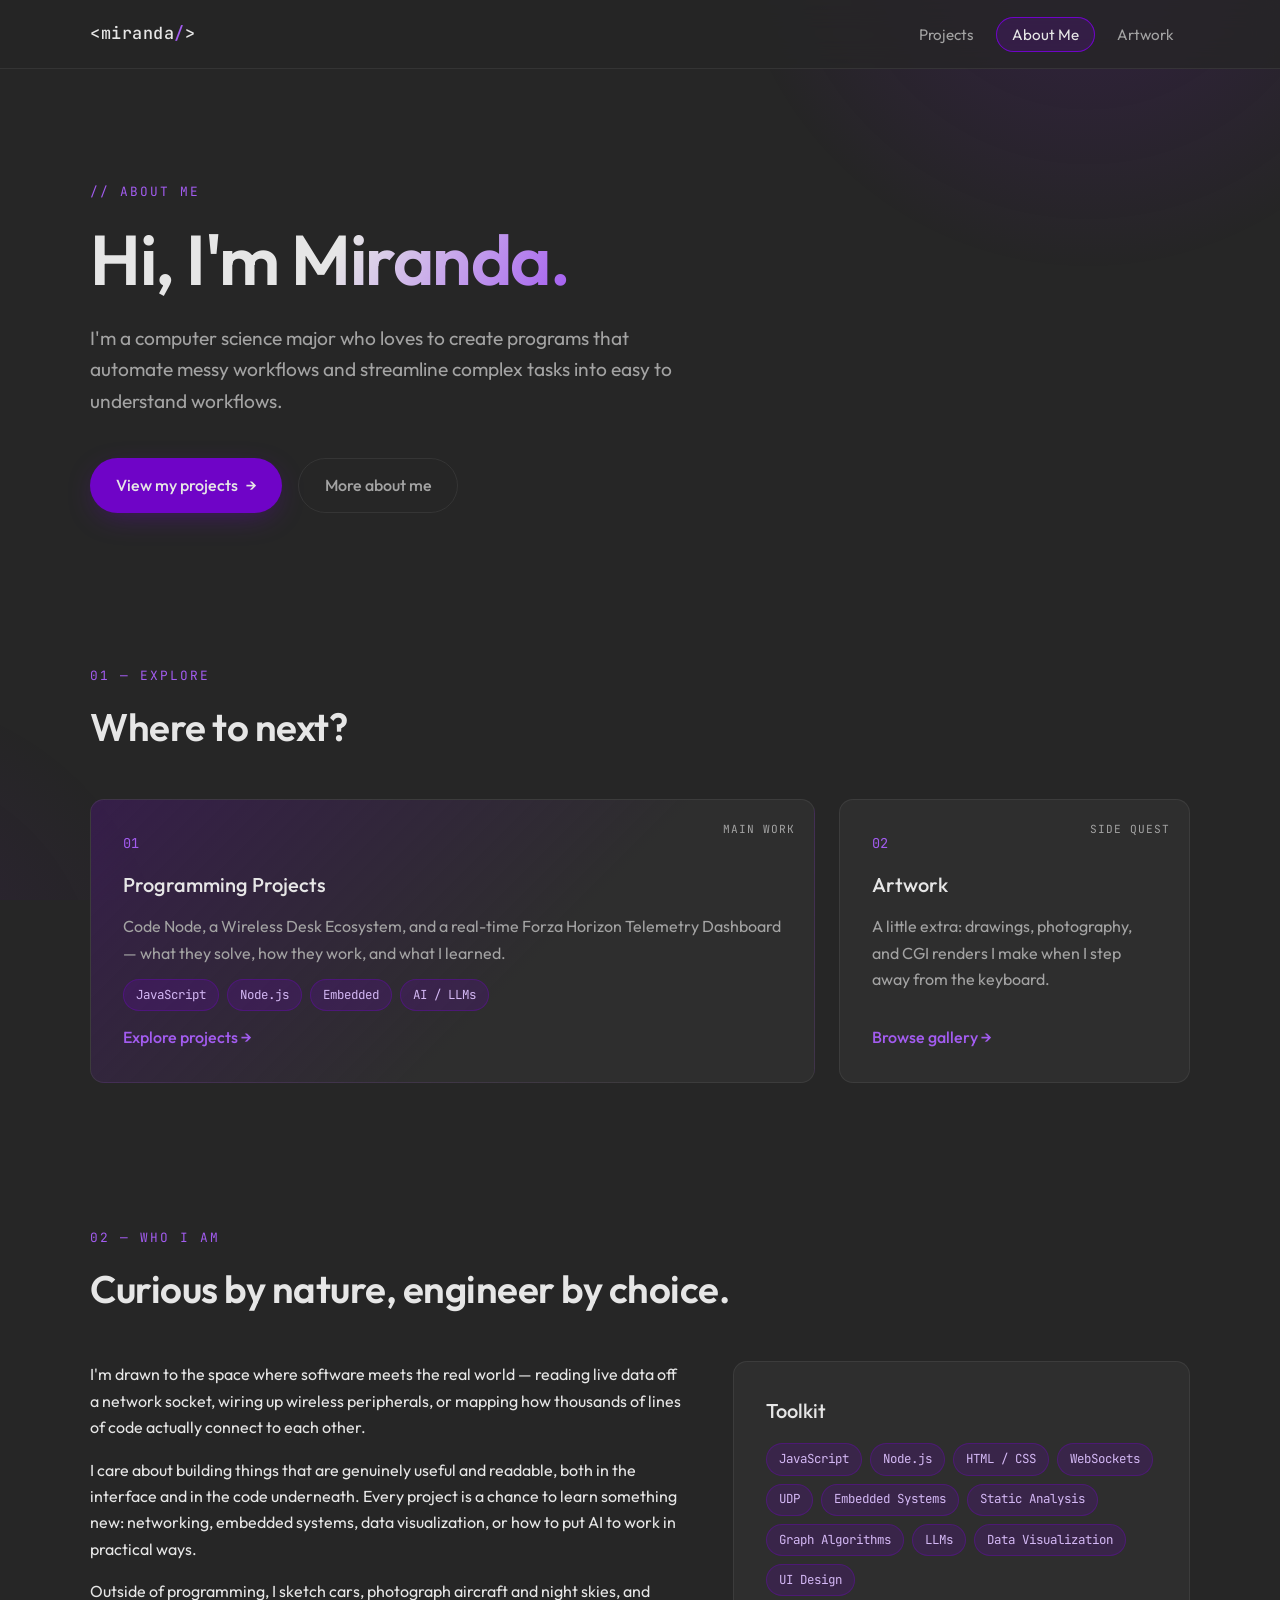
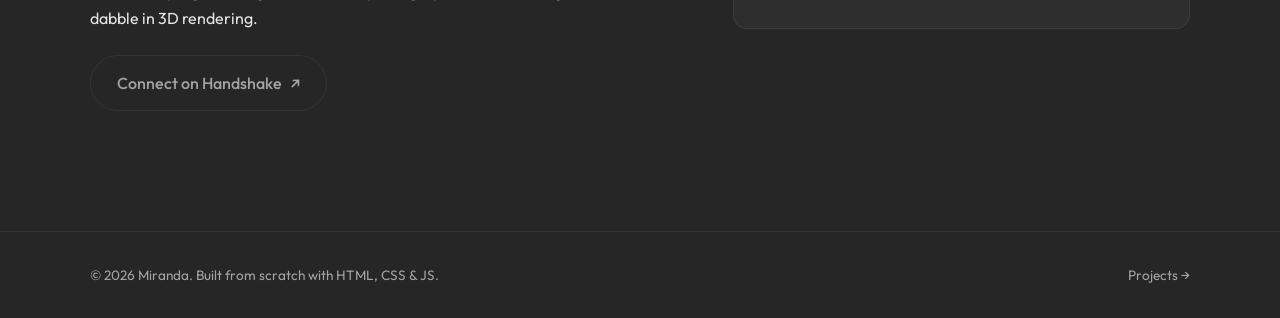
<file: WebsteImplementation/index.html>
<!DOCTYPE html>
<html lang="en">
<head>
    <meta charset="UTF-8">
    <meta name="viewport" content="width=device-width, initial-scale=1.0">
    <title>About Me — Miranda | Computer Science Portfolio</title>
    <meta name="description" content="Miranda's portfolio — computer science student and developer building software, embedded systems, and real-time data tools.">
    <link rel="stylesheet" href="css/style.css">
</head>
<body>
    <header class="navbar"><nav aria-label="Main navigation">
        <div class="container nav-inner">
            <a href="index.html" class="logo" id="nav-logo">&lt;miranda<span>/</span>&gt;</a>
            <ul class="nav-links">
                <li><a href="Pages/projects.html" id="nav-projects">Projects</a></li>
                <li><a href="index.html" class="active" id="nav-about">About Me</a></li>
                <li><a href="Pages/artwork.html" id="nav-artwork">Artwork</a></li>
            </ul>
        </div>
    </nav></header>

    <main class="container">
        <header class="hero reveal">
            <span class="eyebrow">// about me</span>
            <h1>Hi, I'm <span class="gradient-text">Miranda.</span></h1>
            <p class="lead">I'm a computer science major who loves to create programs that automate messy workflows and streamline complex tasks into easy to understand workflows.</p>
            <div class="hero-actions">
                <a href="Pages/projects.html" class="btn btn-primary" id="hero-projects-btn">View my projects <span class="arrow">→</span></a>
                <a href="#about" class="btn btn-ghost" id="hero-about-btn">More about me</a>
            </div>
        </header>

        <section class="section" id="explore">
            <div class="section-head reveal">
                <span class="eyebrow">01 — explore</span>
                <h2>Where to next?</h2>
            </div>
            <div class="grid-3">
                <a href="Pages/projects.html" class="card explore-card featured reveal" id="explore-projects">
                    <span class="badge">Main work</span>
                    <span class="num">01</span>
                    <h3>Programming Projects</h3>
                    <p class="muted">Code Node, a Wireless Desk Ecosystem, and a real-time Forza Horizon Telemetry Dashboard — what they solve, how they work, and what I learned.</p>
                    <div class="tags"><span class="tag">JavaScript</span><span class="tag">Node.js</span><span class="tag">Embedded</span><span class="tag">AI / LLMs</span></div>
                    <span class="go">Explore projects <span class="arrow">→</span></span>
                </a>
                <a href="Pages/artwork.html" class="card explore-card reveal" id="explore-artwork">
                    <span class="badge">Side quest</span>
                    <span class="num">02</span>
                    <h3>Artwork</h3>
                    <p class="muted">A little extra: drawings, photography, and CGI renders I make when I step away from the keyboard.</p>
                    <span class="go">Browse gallery <span class="arrow">→</span></span>
                </a>
            </div>
        </section>

        <section class="section" id="about">
            <div class="section-head reveal">
                <span class="eyebrow">02 — who i am</span>
                <h2>Curious by nature, engineer by choice.</h2>
            </div>
            <div class="about-grid">
                <div class="reveal">
                    <p>I'm drawn to the space where software meets the real world — reading live data off a network socket, wiring up wireless peripherals, or mapping how thousands of lines of code actually connect to each other.</p>
                    <p>I care about building things that are genuinely useful and readable, both in the interface and in the code underneath. Every project is a chance to learn something new: networking, embedded systems, data visualization, or how to put AI to work in practical ways.</p>
                    <p>Outside of programming, I sketch cars, photograph aircraft and night skies, and dabble in 3D rendering.</p>
                    <a href="https://app.joinhandshake.com/profiles/huf8pj" target="_blank" rel="noopener" class="btn btn-ghost" id="handshake-link" style="margin-top:1.5rem">Connect on Handshake <span class="arrow">↗</span></a>
                </div>
                <div class="card reveal">
                    <h3 style="margin-bottom:1rem">Toolkit</h3>
                    <div class="tags">
                        <span class="tag">JavaScript</span><span class="tag">Node.js</span><span class="tag">HTML / CSS</span>
                        <span class="tag">WebSockets</span><span class="tag">UDP</span><span class="tag">Embedded Systems</span>
                        <span class="tag">Static Analysis</span><span class="tag">Graph Algorithms</span><span class="tag">LLMs</span>
                        <span class="tag">Data Visualization</span><span class="tag">UI Design</span>
                    </div>
                </div>
            </div>
        </section>
    </main>

    <footer class="footer">
        <div class="container">
            <span>&copy; 2026 Miranda. Built from scratch with HTML, CSS &amp; JS.</span>
            <a href="Pages/projects.html">Projects →</a>
        </div>
    </footer>
    <script src="js/script.js"></script>
</body>
</html>
</file>
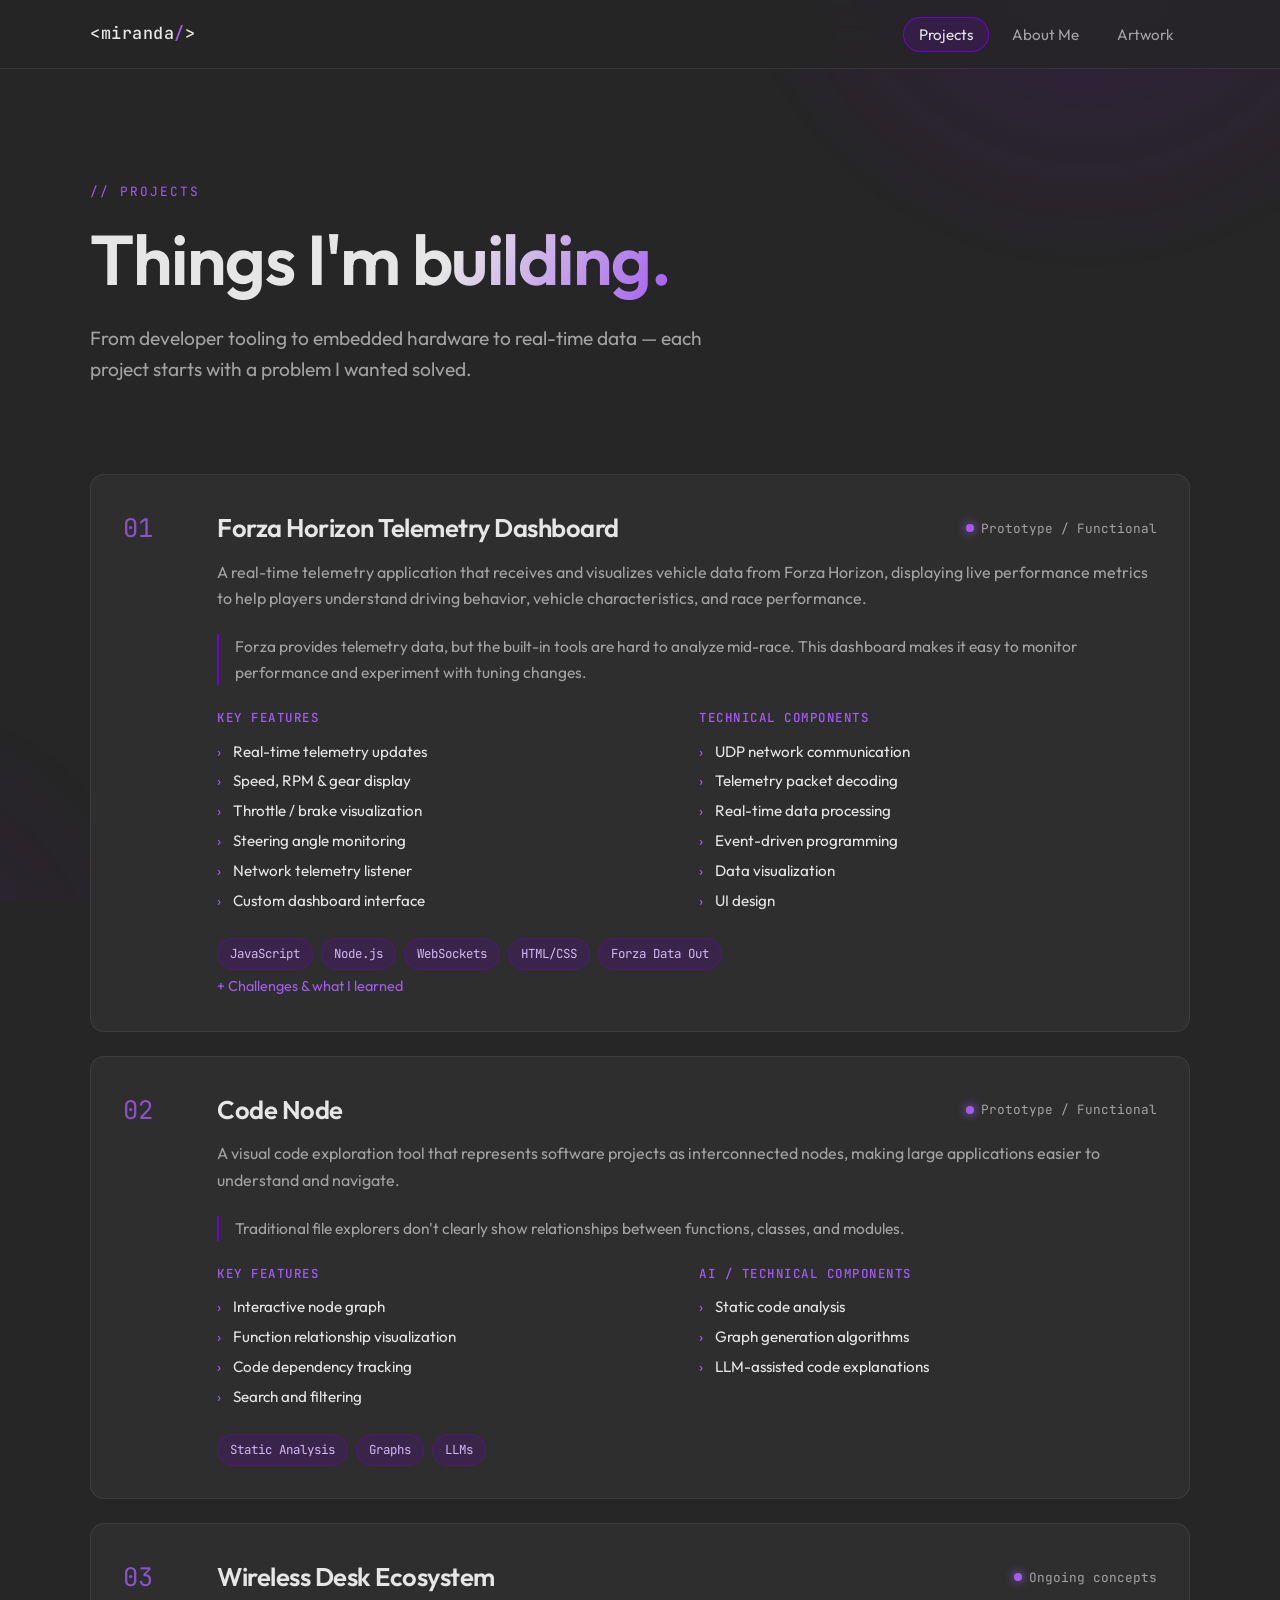
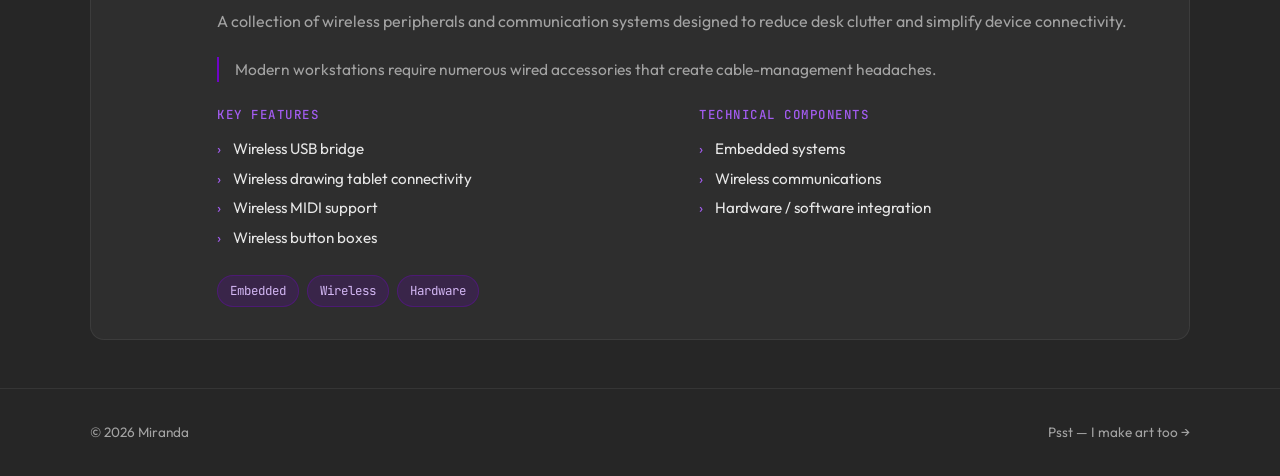
<file: WebsteImplementation/Pages/projects.html>
<!DOCTYPE html>
<html lang="en">
<head>
    <meta charset="UTF-8">
    <meta name="viewport" content="width=device-width, initial-scale=1.0">
    <title>Projects — Miranda | Computer Science Portfolio</title>
    <meta name="description" content="Programming projects by Miranda: Code Node, Wireless Desk Ecosystem, and Forza Horizon Telemetry Dashboard.">
    <link rel="stylesheet" href="../css/style.css">
</head>
<body>
    <header class="navbar"><nav aria-label="Main navigation">
        <div class="container nav-inner">
            <a href="../index.html" class="logo" id="nav-logo">&lt;miranda<span>/</span>&gt;</a>
            <ul class="nav-links">
                <li><a href="projects.html" class="active" id="nav-projects">Projects</a></li>
                <li><a href="../index.html" id="nav-about">About Me</a></li>
                <li><a href="artwork.html" id="nav-artwork">Artwork</a></li>
            </ul>
        </div>
    </nav></header>

    <main class="container">
        <header class="hero reveal" style="padding-bottom:3rem">
            <span class="eyebrow">// projects</span>
            <h1>Things I'm <span class="gradient-text">building.</span></h1>
            <p class="lead">From developer tooling to embedded hardware to real-time data — each project starts with a problem I wanted solved.</p>
        </header>

        <article class="card project reveal" id="project-forza">
            <div class="project-index">01</div>
            <div>
                <div class="project-top">
                    <h2 style="font-size:1.6rem">Forza Horizon Telemetry Dashboard</h2>
                    <span class="status">Prototype / Functional</span>
                </div>
                <p class="overview">A real-time telemetry application that receives and visualizes vehicle data from Forza Horizon, displaying live performance metrics to help players understand driving behavior, vehicle characteristics, and race performance.</p>
                <p class="problem">Forza provides telemetry data, but the built-in tools are hard to analyze mid-race. This dashboard makes it easy to monitor performance and experiment with tuning changes.</p>
                <div class="project-cols">
                    <div><h4>Key Features</h4><ul>
                        <li>Real-time telemetry updates</li><li>Speed, RPM &amp; gear display</li>
                        <li>Throttle / brake visualization</li><li>Steering angle monitoring</li>
                        <li>Network telemetry listener</li><li>Custom dashboard interface</li>
                    </ul></div>
                    <div><h4>Technical Components</h4><ul>
                        <li>UDP network communication</li><li>Telemetry packet decoding</li>
                        <li>Real-time data processing</li><li>Event-driven programming</li>
                        <li>Data visualization</li><li>UI design</li>
                    </ul></div>
                </div>
                <div class="tags"><span class="tag">JavaScript</span><span class="tag">Node.js</span><span class="tag">WebSockets</span><span class="tag">HTML/CSS</span><span class="tag">Forza Data Out</span></div>
                <details class="more">
                    <summary>Challenges &amp; what I learned</summary>
                    <div class="more-body project-cols">
                        <div><h4>Challenges</h4><ul>
                            <li>Decoding telemetry packets correctly</li><li>Maintaining low-latency updates</li>
                            <li>Managing rapidly changing data</li><li>Staying readable during gameplay</li>
                        </ul></div>
                        <div><h4>What I Learned</h4><p class="muted" style="font-size:.95rem">Hands-on experience with networking, real-time data processing, and dashboard design — plus reinforced concepts in event-driven programming and performance optimization.</p></div>
                    </div>
                </details>
            </div>
        </article>

        <article class="card project reveal" id="project-codenode">
            <div class="project-index">02</div>
            <div>
                <div class="project-top">
                    <h2 style="font-size:1.6rem">Code Node</h2>
                    <span class="status">Prototype / Functional</span>
                </div>
                <p class="overview">A visual code exploration tool that represents software projects as interconnected nodes, making large applications easier to understand and navigate.</p>
                <p class="problem">Traditional file explorers don't clearly show relationships between functions, classes, and modules.</p>
                <div class="project-cols">
                    <div><h4>Key Features</h4><ul>
                        <li>Interactive node graph</li><li>Function relationship visualization</li>
                        <li>Code dependency tracking</li><li>Search and filtering</li>
                    </ul></div>
                    <div><h4>AI / Technical Components</h4><ul>
                        <li>Static code analysis</li><li>Graph generation algorithms</li>
                        <li>LLM-assisted code explanations</li>
                    </ul></div>
                </div>
                <div class="tags"><span class="tag">Static Analysis</span><span class="tag">Graphs</span><span class="tag">LLMs</span></div>
            </div>
        </article>

        <article class="card project reveal" id="project-wireless">
            <div class="project-index">03</div>
            <div>
                <div class="project-top">
                    <h2 style="font-size:1.6rem">Wireless Desk Ecosystem</h2>
                    <span class="status">Ongoing concepts</span>
                </div>
                <p class="overview">A collection of wireless peripherals and communication systems designed to reduce desk clutter and simplify device connectivity.</p>
                <p class="problem">Modern workstations require numerous wired accessories that create cable-management headaches.</p>
                <div class="project-cols">
                    <div><h4>Key Features</h4><ul>
                        <li>Wireless USB bridge</li><li>Wireless drawing tablet connectivity</li>
                        <li>Wireless MIDI support</li><li>Wireless button boxes</li>
                    </ul></div>
                    <div><h4>Technical Components</h4><ul>
                        <li>Embedded systems</li><li>Wireless communications</li>
                        <li>Hardware / software integration</li>
                    </ul></div>
                </div>
                <div class="tags"><span class="tag">Embedded</span><span class="tag">Wireless</span><span class="tag">Hardware</span></div>
            </div>
        </article>
    </main>

    <footer class="footer">
        <div class="container">
            <span>&copy; 2026 Miranda</span>
            <a href="artwork.html">Psst — I make art too →</a>
        </div>
    </footer>
    <script src="../js/script.js"></script>
</body>
</html>
</file>
<file: WebsteImplementation/css/style.css>
@import url('https://fonts.googleapis.com/css2?family=Outfit:wght@300;400;500;600;700&family=JetBrains+Mono:wght@400;500&display=swap');

:root {
    --bg: #262626;
    --bg-raised: #2e2e2e;
    --bg-deep: #1f1f1f;
    --accent: #6f04c7;
    --accent-soft: rgba(111, 4, 199, 0.18);
    --accent-glow: rgba(111, 4, 199, 0.45);
    --accent-light: #a35cf0;
    --text: #e6e6e6;
    --text-muted: #a3a3a3;
    --border: rgba(230, 230, 230, 0.08);
    --radius: 14px;
    --font: 'Outfit', system-ui, sans-serif;
    --mono: 'JetBrains Mono', monospace;
    --ease: cubic-bezier(.2, .8, .2, 1);
}

* { box-sizing: border-box; margin: 0; padding: 0; }
html { scroll-behavior: smooth; }

body {
    font-family: var(--font);
    background: var(--bg);
    color: var(--text);
    line-height: 1.65;
    min-height: 100vh;
    overflow-x: hidden;
}

body::before {
    content: '';
    position: fixed; inset: 0;
    background:
        radial-gradient(600px circle at 85% -10%, var(--accent-soft), transparent 60%),
        radial-gradient(500px circle at -10% 110%, rgba(111, 4, 199, 0.10), transparent 60%);
    pointer-events: none;
    z-index: -1;
}

a { color: inherit; text-decoration: none; }
img { max-width: 100%; display: block; }
::selection { background: var(--accent); color: var(--text); }

.container { width: min(1100px, 90%); margin: 0 auto; }

/* ---------- Nav ---------- */
.navbar {
    position: sticky; top: 0; z-index: 50;
    backdrop-filter: blur(14px);
    background: rgba(38, 38, 38, 0.75);
    border-bottom: 1px solid var(--border);
}
.nav-inner {
    display: flex; align-items: center; justify-content: space-between;
    height: 68px;
}
.logo { font-family: var(--mono); font-weight: 500; font-size: 1.05rem; letter-spacing: .5px; }
.logo span { color: var(--accent-light); }
.nav-links { display: flex; gap: .4rem; list-style: none; }
.nav-links a {
    position: relative;
    padding: .5rem 1rem;
    border-radius: 999px;
    font-size: .95rem;
    color: var(--text-muted);
    transition: color .25s, background .25s;
}
.nav-links a:hover { color: var(--text); background: rgba(230,230,230,.05); }
.nav-links a.active { color: var(--text); background: var(--accent-soft); box-shadow: inset 0 0 0 1px var(--accent); }

/* ---------- Typography ---------- */
.eyebrow {
    font-family: var(--mono);
    font-size: .8rem;
    color: var(--accent-light);
    letter-spacing: 2px;
    text-transform: uppercase;
}
h1 { font-size: clamp(2.6rem, 6vw, 4.4rem); font-weight: 600; line-height: 1.1; letter-spacing: -1.5px; }
h2 { font-size: clamp(1.8rem, 3.5vw, 2.4rem); font-weight: 600; letter-spacing: -.5px; }
h3 { font-size: 1.25rem; font-weight: 500; }
.gradient-text {
    background: linear-gradient(120deg, var(--text) 20%, var(--accent-light) 100%);
    -webkit-background-clip: text; background-clip: text; color: transparent;
}
.muted { color: var(--text-muted); }

/* ---------- Hero ---------- */
.hero { padding: 7rem 0 5rem; }
.hero .eyebrow { margin-bottom: 1.2rem; display: block; }
.hero p.lead { font-size: 1.2rem; color: var(--text-muted); max-width: 620px; margin: 1.5rem 0 2.5rem; }
.hero-actions { display: flex; gap: 1rem; flex-wrap: wrap; }


/* ---------- Buttons ---------- */
.btn {
    display: inline-flex; align-items: center; gap: .5rem;
    padding: .85rem 1.6rem;
    border-radius: 999px;
    font-weight: 500;
    transition: transform .25s var(--ease), box-shadow .25s, background .25s;
}
.btn-primary { background: var(--accent); color: var(--text); box-shadow: 0 8px 30px -8px var(--accent-glow); }
.btn-primary:hover { transform: translateY(-2px); box-shadow: 0 14px 40px -8px var(--accent-glow); }
.btn-ghost { border: 1px solid var(--border); color: var(--text-muted); }
.btn-ghost:hover { color: var(--text); border-color: var(--accent); }
.btn .arrow { transition: transform .25s var(--ease); }
.btn:hover .arrow { transform: translateX(4px); }

/* ---------- Sections ---------- */
.section { padding: 4.5rem 0; }
.section-head { margin-bottom: 2.5rem; }
.section-head .eyebrow { display: block; margin-bottom: .6rem; }

/* ---------- Cards ---------- */
.card {
    background: var(--bg-raised);
    border: 1px solid var(--border);
    border-radius: var(--radius);
    padding: 2rem;
    transition: transform .35s var(--ease), border-color .35s, box-shadow .35s;
}
.card:hover {
    transform: translateY(-4px);
    border-color: rgba(111, 4, 199, .6);
    box-shadow: 0 20px 50px -20px var(--accent-glow);
}

.grid-3 { display: grid; grid-template-columns: repeat(auto-fit, minmax(260px, 1fr)); gap: 1.5rem; }

.about-grid { display: grid; grid-template-columns: 1.3fr 1fr; gap: 3rem; align-items: start; }
.about-grid p + p { margin-top: 1rem; }

.tags { display: flex; flex-wrap: wrap; gap: .5rem; }
.tag {
    font-family: var(--mono); font-size: .78rem;
    padding: .3rem .75rem;
    border-radius: 999px;
    background: var(--accent-soft);
    color: #d4b8f5;
    border: 1px solid rgba(111, 4, 199, .35);
}

/* Explore links on About page */
.explore-card { display: flex; flex-direction: column; gap: .8rem; position: relative; overflow: hidden; }
.explore-card.featured { grid-column: span 2; background: linear-gradient(135deg, rgba(111,4,199,.22), var(--bg-raised) 60%); }
.explore-card .num { font-family: var(--mono); color: var(--accent-light); font-size: .85rem; }
.explore-card .go { margin-top: auto; color: var(--accent-light); font-weight: 500; }
.explore-card .go .arrow { display: inline-block; transition: transform .25s var(--ease); }
.explore-card:hover .go .arrow { transform: translateX(6px); }
.badge {
    position: absolute; top: 1.2rem; right: 1.2rem;
    font-family: var(--mono); font-size: .7rem; letter-spacing: 1px;
    color: var(--text-muted); text-transform: uppercase;
}

/* ---------- Projects ---------- */
.project {
    display: grid; grid-template-columns: 70px 1fr; gap: 1.5rem;
    margin-bottom: 1.5rem;
}
.project-index {
    font-family: var(--mono); font-size: 1.6rem; color: var(--accent-light);
    opacity: .8;
}
.project-top { display: flex; justify-content: space-between; align-items: center; gap: 1rem; flex-wrap: wrap; margin-bottom: .6rem; }
.status {
    display: inline-flex; align-items: center; gap: .45rem;
    font-size: .8rem; color: var(--text-muted);
    font-family: var(--mono);
}
.status::before { content: ''; width: 8px; height: 8px; border-radius: 50%; background: var(--accent-light); box-shadow: 0 0 10px var(--accent-light); }
.project .overview { color: var(--text-muted); margin-bottom: 1.4rem; }
.project-cols { display: grid; grid-template-columns: repeat(auto-fit, minmax(200px, 1fr)); gap: 1.5rem; margin-bottom: 1.4rem; }
.project-cols h4 {
    font-size: .78rem; font-family: var(--mono); color: var(--accent-light);
    letter-spacing: 1.5px; text-transform: uppercase; margin-bottom: .5rem; font-weight: 500;
}
.project-cols ul { list-style: none; }
.project-cols li { font-size: .95rem; padding: .15rem 0 .15rem 1rem; position: relative; color: var(--text); }
.project-cols li::before { content: '›'; position: absolute; left: 0; color: var(--accent-light); }
.problem { border-left: 2px solid var(--accent); padding-left: 1rem; color: var(--text-muted); margin-bottom: 1.4rem; font-size: .97rem; }

details.more summary {
    cursor: pointer; color: var(--accent-light); font-size: .9rem; list-style: none; margin-top: .3rem;
}
details.more summary::-webkit-details-marker { display: none; }
details.more summary::before { content: '+ '; }
details.more[open] summary::before { content: '− '; }
details.more .more-body { margin-top: 1.2rem; }

/* ---------- Artwork ---------- */
.filters { display: flex; gap: .5rem; flex-wrap: wrap; margin-bottom: 2rem; }
.filter {
    background: none; border: 1px solid var(--border); color: var(--text-muted);
    padding: .5rem 1.1rem; border-radius: 999px; cursor: pointer;
    font-family: var(--font); font-size: .9rem; transition: all .25s;
}
.filter:hover { color: var(--text); border-color: var(--accent); }
.filter.active { background: var(--accent); color: var(--text); border-color: var(--accent); }

.gallery { columns: 3 280px; column-gap: 1rem; }
.art {
    break-inside: avoid; margin-bottom: 1rem;
    border-radius: 10px; overflow: hidden; position: relative; cursor: zoom-in;
    border: 1px solid var(--border);
}
.art img { width: 100%; transition: transform .6s var(--ease), filter .4s; filter: saturate(.9); }
.art:hover img { transform: scale(1.04); filter: saturate(1.1); }
.art figcaption {
    position: absolute; inset: auto 0 0 0;
    padding: 1.5rem 1rem .8rem;
    background: linear-gradient(transparent, rgba(20,20,20,.9));
    font-size: .88rem; opacity: 0; transform: translateY(8px);
    transition: all .35s var(--ease);
}
.art:hover figcaption { opacity: 1; transform: none; }
.art.hidden { display: none; }

.lightbox {
    position: fixed; inset: 0; z-index: 100;
    background: rgba(15, 15, 15, .92); backdrop-filter: blur(6px);
    display: none; align-items: center; justify-content: center; padding: 2rem; cursor: zoom-out;
}
.lightbox.open { display: flex; animation: fade .3s; }
.lightbox img { max-height: 88vh; border-radius: 10px; box-shadow: 0 30px 80px -20px var(--accent-glow); }
@keyframes fade { from { opacity: 0; } }

/* ---------- Footer ---------- */
.footer {
    border-top: 1px solid var(--border);
    padding: 2rem 0; margin-top: 3rem;
    font-size: .85rem; color: var(--text-muted);
}
.footer .container { display: flex; justify-content: space-between; flex-wrap: wrap; gap: 1rem; }
.footer a:hover { color: var(--accent-light); }

/* ---------- Reveal ---------- */
.reveal { opacity: 0; transform: translateY(24px); transition: opacity .8s var(--ease), transform .8s var(--ease); }
.reveal.visible { opacity: 1; transform: none; }

/* ---------- Responsive ---------- */
@media (max-width: 760px) {
    .about-grid { grid-template-columns: 1fr; }
    .explore-card.featured { grid-column: auto; }
    .project { grid-template-columns: 1fr; gap: .4rem; }
    .nav-links a { padding: .45rem .7rem; font-size: .85rem; }
    .logo { font-size: .9rem; }
    .hero { padding: 4.5rem 0 3rem; }
}
@media (max-width: 600px) {
    .nav-inner { flex-direction: column; height: auto; padding: .8rem 0; gap: .5rem; }
    .hero-actions { flex-direction: column; }
    .hero-actions .btn { justify-content: center; }
    .gallery { columns: 1; }
    .card { padding: 1.4rem; }
}
</file>
